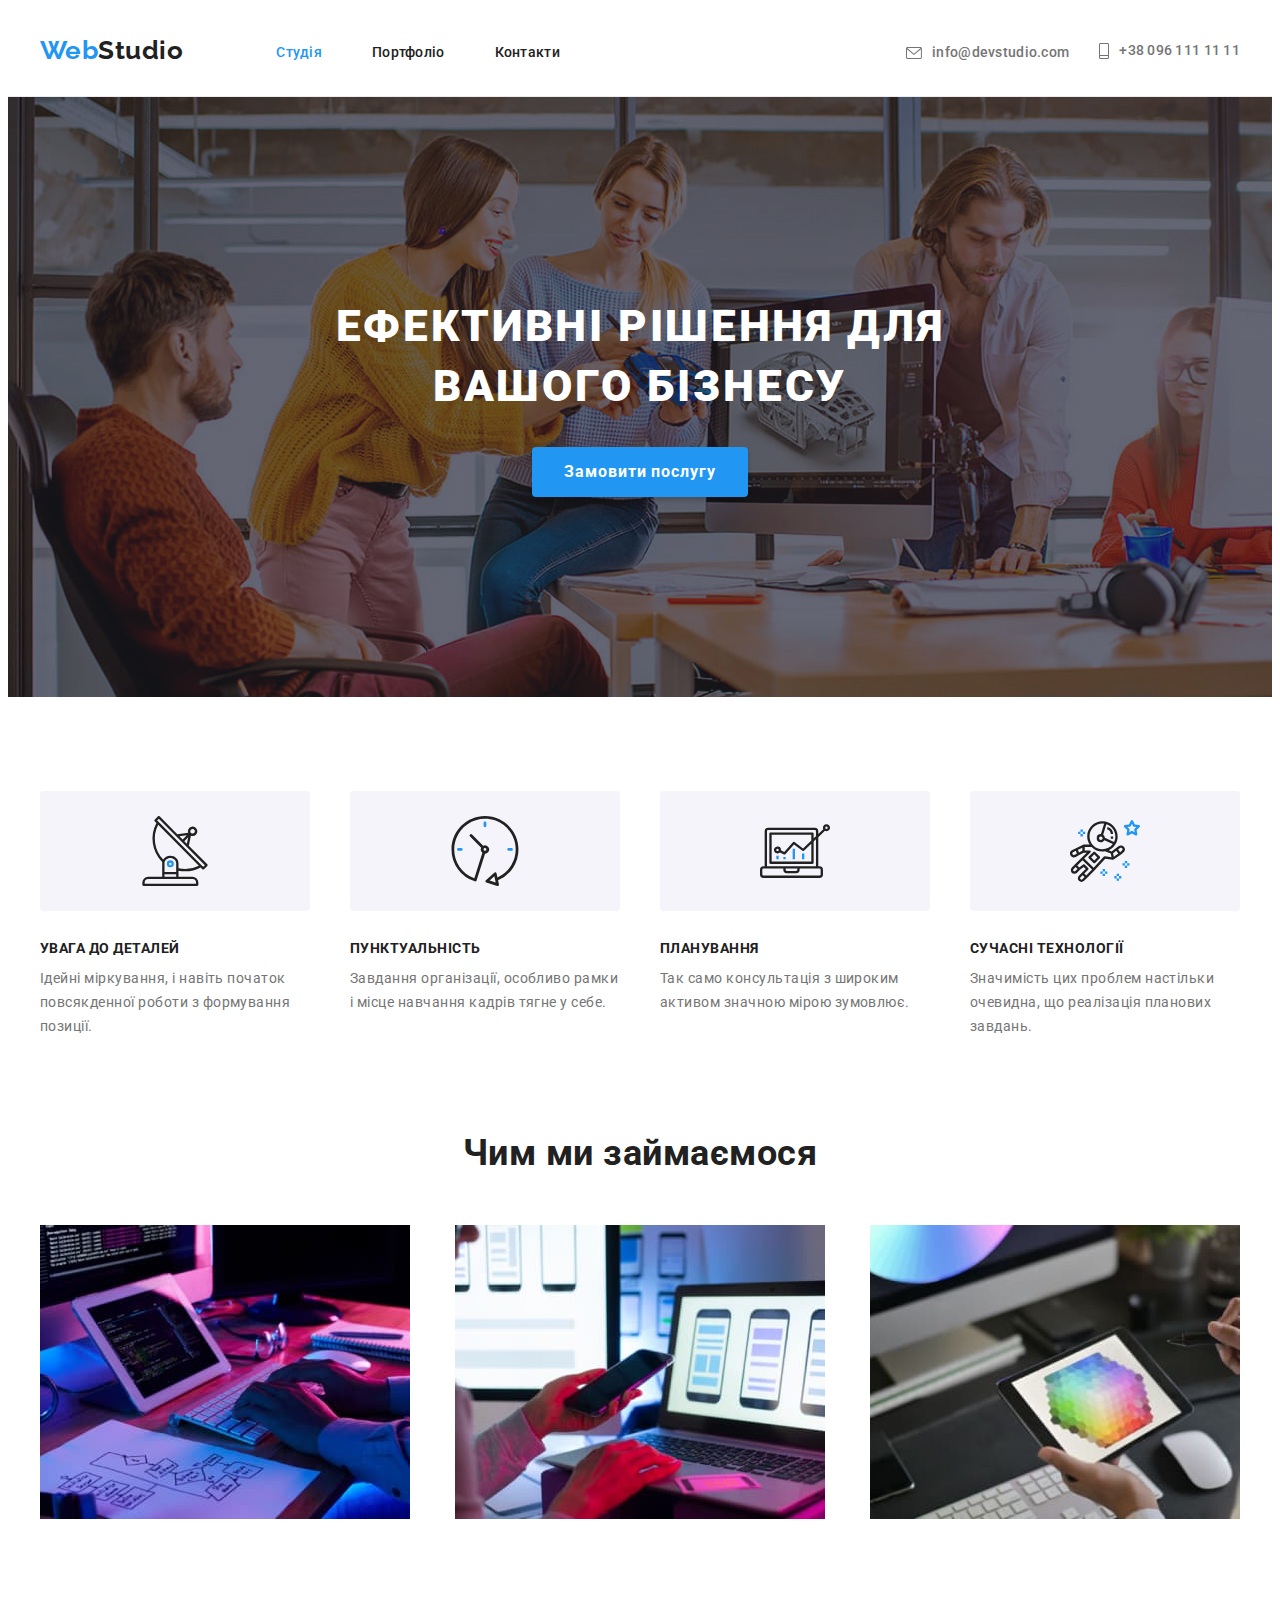
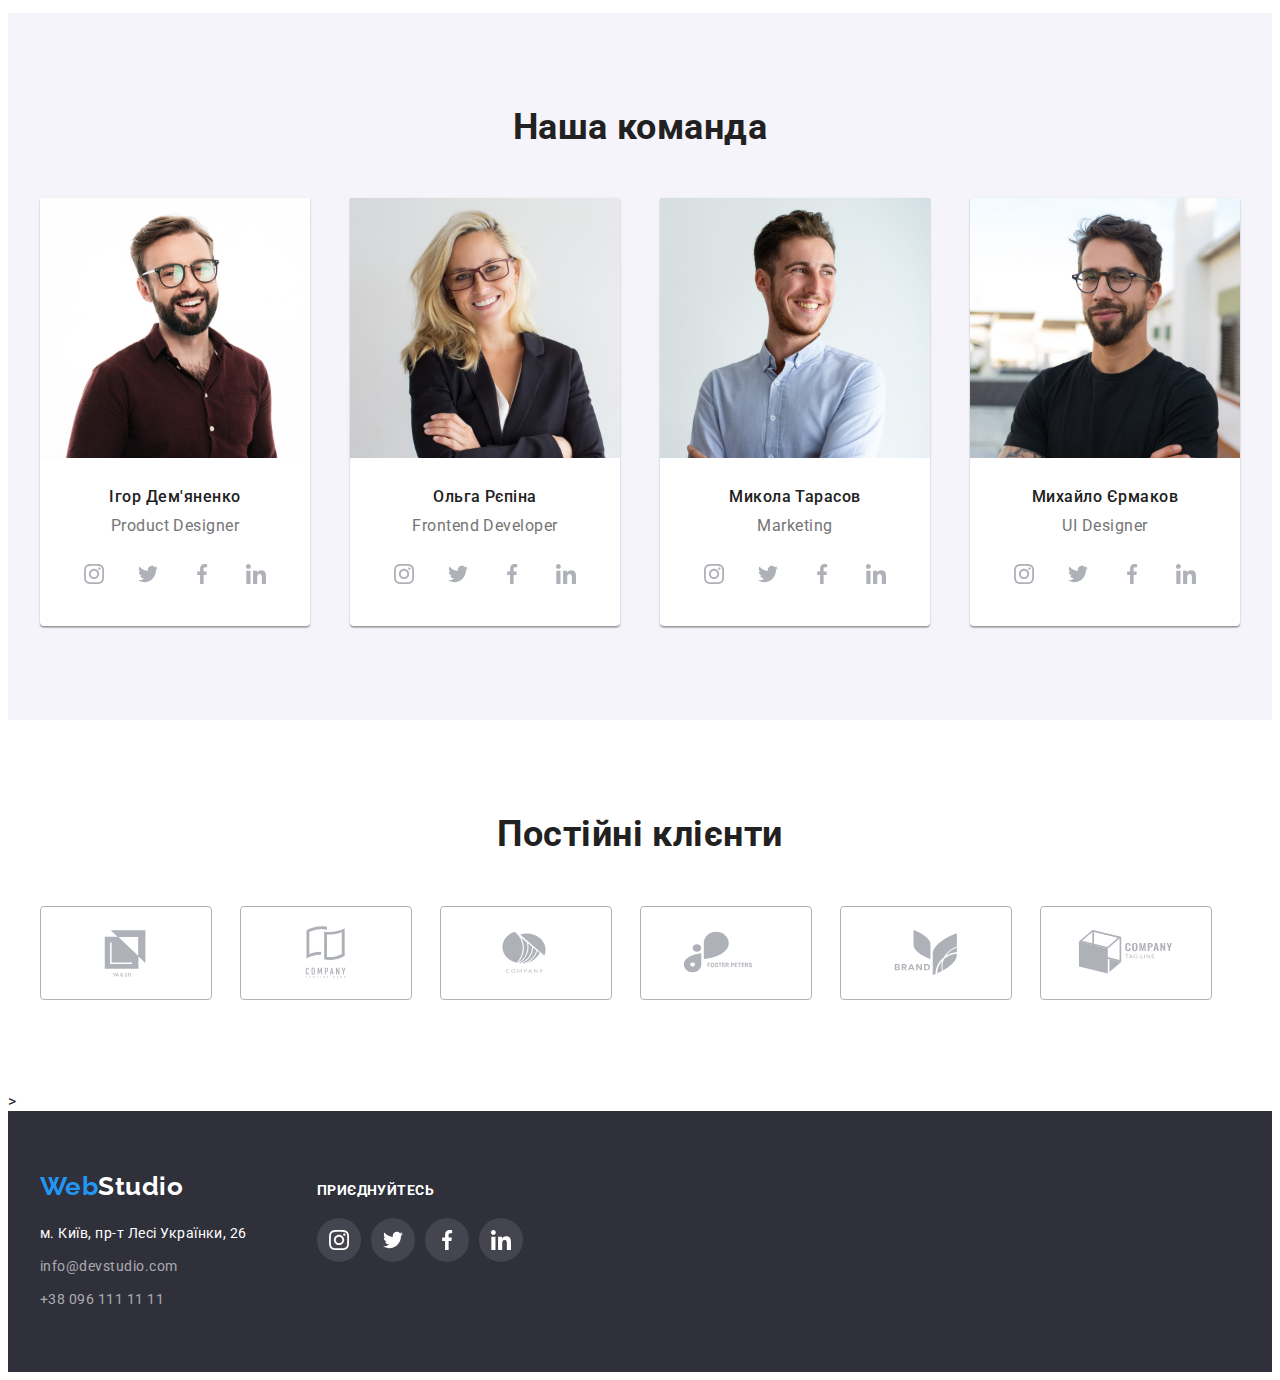
<file: index.html>
<!DOCTYPE html>
<html lang="uk">
  <head>
    <meta charset="UTF-8" />
    <meta http-equiv="X-UA-Compatible" content="IE=edge" />
    <meta name="viewport" content="width=device-width, initial-scale=1.0" />
    <link
      rel="stylesheet"
      href="https://cdnjs.cloudflare.com/ajax/libs/modern-normalize/1.1.0/modern-normalize.min.css"
      integrity="sha512-wpPYUAdjBVSE4KJnH1VR1HeZfpl1ub8YT/NKx4PuQ5NmX2tKuGu6U/JRp5y+Y8XG2tV+wKQpNHVUX03MfMFn9Q=="
      crossorigin="anonymous"
      referrerpolicy="no-referrer"
    />
    <link
      href="https://fonts.googleapis.com/css2?family=Raleway:wght@700&family=Roboto:wght@400;500;700;900&display=swap"
      rel="stylesheet"
    />
    <link rel="stylesheet" href="./css/styles.css" />
    <title>goit-murkup-hw-03</title>
  </head>
  <body>
    <header class="header">
      <div class="container header-container">
        <div class="header-wrapper">
          <a class="header-logo link" href="index.html" rel="html">
            <span class="header-logo-left">Web</span
            ><span class="header-logo-right">Studio</span>
          </a>

          <nav class="header-menu">
            <ul class="header-items">
              <li class="header-item">
                <a class="item header-link active" href="index.html" rel="html"
                  >Студія</a
                >
              </li>
              <li>
                <a class="item header-link" href="portfolio.html" rel="html"
                  >Портфоліо</a
                >
              </li>
              <li class="header-item">
                <a class="item header-link" href="">Контакти</a>
              </li>
            </ul>
          </nav>
        </div>

        <ul class="header-contacts">
          <li class="header-contact">
            <a
              class="item contact header-link"
              href="mailto:info@devstudio.com"
            >
              <svg class="contact-icon" width="16" height="12">
                <use href="./images/svg/icons.svg#icon-envelope"></use>
              </svg>
              <span class="contact-info">info@devstudio.com</span>
            </a>
          </li>
          <li class="header-contact">
            <a class="item contact header-link" href="tel:+380961111111">
              <svg class="contact-icon" width="10" height="16">
                <use href="./images/svg/icons.svg#icon-telephone"></use>
              </svg>
              <span class="contact-info">+38 096 111 11 11</span>
            </a>
          </li>
        </ul>
      </div>
    </header>

    <main>
      <section class="hero">
        <div class="overlay">
          <div class="container hero-container">
            <h1 class="hero-slogan">Ефективні рішення для вашого бізнесу</h1>
            <button class="button hero-button" type="button">
              Замовити послугу
            </button>
          </div>
        </div>
      </section>

      <section class="qualities section">
        <div class="container">
          <ul class="qualities-items">
            <li class="qualities-item icon-antenna">
              <h3 class="quality-name">УВАГА ДО ДЕТАЛЕЙ</h3>
              <p class="quality-description">
                Ідейні міркування, і навіть початок повсякденної роботи з
                формування позиції.
              </p>
            </li>
            <li class="qualities-item icon-clock">
              <h3 class="quality-name">ПУНКТУАЛЬНІСТЬ</h3>
              <p class="quality-description">
                Завдання організації, особливо рамки і місце навчання кадрів
                тягне у себе.
              </p>
            </li>
            <li class="qualities-item icon-diagram">
              <h3 class="quality-name">ПЛАНУВАННЯ</h3>
              <p class="quality-description">
                Так само консультація з широким активом значною мірою зумовлює.
              </p>
            </li>
            <li class="qualities-item icon-astronaut">
              <h3 class="quality-name">СУЧАСНІ ТЕХНОЛОГІЇ</h3>
              <p class="quality-description">
                Значимість цих проблем настільки очевидна, що реалізація
                планових завдань.
              </p>
            </li>
          </ul>
        </div>
      </section>

      <section class="what-we-do">
        <div class="container">
          <h2 class="subtitle">Чим ми займаємося</h2>

          <ul class="what-we-do-items">
            <li class="what-we-do-item">
              <img
                src="images/close-up-image-programer-working-his-desk-office_1098-18707.jpg"
                alt="Програміст працює за столом"
                width="370"
                height="294"
              />
            </li>
            <li class="what-we-do-item">
              <img
                src="images/web-ui-designers-are-developing-application-smartphones-team-creators-is-working-interface-mobile-phones_8119-2713.jpg"
                alt="Програміст розробляє інтерфейс на мобільний телефон"
                width="370"
                height="294"
              />
            </li>
            <li class="what-we-do-item">
              <img
                src="images/creative-artist-web-design-with-working-colour-selection-graphic-tablet_35674-1119.jpg"
                alt="Дизайнер вибирає колір на планшеті"
                width="370"
                height="294"
              />
            </li>
          </ul>
        </div>
      </section>

      <section class="staff section">
        <div class="container staff-container">
          <h2 class="subtitle">Наша команда</h2>

          <ul class="staff-cards">
            <li class="staff-card">
              <img
                class="staff-photo"
                src="images/staff/ihor-demyanenko.jpg"
                alt="Продукт дизайнер"
                width="270"
                height="260"
              />
              <h4 class="staff-name">Ігор Дем'яненко</h4>
              <p class="staff-position">Product Designer</p>
              <ul class="network-list">
                <li class="network-item">
                  <a
                    class="network-link"
                    href=""
                    target="_blank"
                    rel="noopener noreferrer"
                    aria-label="instagram"
                  >
                    <svg class="network-icon" width="20" height="20">
                      <use href="./images/svg/icons.svg#icon-instagram"></use>
                    </svg>
                  </a>
                </li>
                <li class="network-item">
                  <a
                    class="network-link"
                    href=""
                    target="_blank"
                    rel="noopener noreferrer"
                    aria-label="twitter"
                  >
                    <svg class="network-icon" width="20" height="20">
                      <use href="./images/svg/icons.svg#icon-twitter"></use>
                    </svg>
                  </a>
                </li>
                <li class="network-item">
                  <a
                    class="network-link"
                    href=""
                    target="_blank"
                    rel="noopener noreferrer"
                    aria-label="facebook"
                  >
                    <svg class="network-icon" width="20" height="20">
                      <use href="./images/svg/icons.svg#icon-facebook"></use>
                    </svg>
                  </a>
                </li>
                <li class="network-item">
                  <a
                    class="network-link"
                    href=""
                    target="_blank"
                    rel="noopener noreferrer"
                    aria-label="linkedin"
                  >
                    <svg class="network-icon" width="20" height="20">
                      <use href="./images/svg/icons.svg#icon-linkedin"></use>
                    </svg>
                  </a>
                </li>
              </ul>
            </li>
            <li class="staff-card">
              <img
                class="staff-photo"
                src="images/staff/olga-repina.jpg"
                alt="Фронтенд розробник"
                width="270"
                height="260"
              />
              <h4 class="staff-name">Ольга Рєпіна</h4>
              <p class="staff-position">Frontend Developer</p>
              <ul class="network-list">
                <li class="network-item">
                  <a
                    class="network-link"
                    href=""
                    target="_blank"
                    rel="noopener noreferrer"
                    aria-label="instagram"
                  >
                    <svg class="network-icon" width="20" height="20">
                      <use href="./images/svg/icons.svg#icon-instagram"></use>
                    </svg>
                  </a>
                </li>
                <li class="network-item">
                  <a
                    class="network-link"
                    href=""
                    target="_blank"
                    rel="noopener noreferrer"
                    aria-label="twitter"
                  >
                    <svg class="network-icon" width="20" height="20">
                      <use href="./images/svg/icons.svg#icon-twitter"></use>
                    </svg>
                  </a>
                </li>
                <li class="network-item">
                  <a
                    class="network-link"
                    href=""
                    target="_blank"
                    rel="noopener noreferrer"
                    aria-label="facebook"
                  >
                    <svg class="network-icon" width="20" height="20">
                      <use href="./images/svg/icons.svg#icon-facebook"></use>
                    </svg>
                  </a>
                </li>
                <li class="network-item">
                  <a
                    class="network-link"
                    href=""
                    target="_blank"
                    rel="noopener noreferrer"
                    aria-label="linkedin"
                  >
                    <svg class="network-icon" width="20" height="20">
                      <use href="./images/svg/icons.svg#icon-linkedin"></use>
                    </svg>
                  </a>
                </li>
              </ul>
            </li>
            <li class="staff-card">
              <img
                class="staff-photo"
                src="images/staff/mykola-tarasov.jpg"
                alt="Маркетолог"
                width="270"
                height="260"
              />
              <h4 class="staff-name">Микола Тарасов</h4>
              <p class="staff-position">Marketing</p>
              <ul class="network-list">
                <li class="network-item">
                  <a
                    class="network-link"
                    href=""
                    target="_blank"
                    rel="noopener noreferrer"
                    aria-label="instagram"
                  >
                    <svg class="network-icon" width="20" height="20">
                      <use href="./images/svg/icons.svg#icon-instagram"></use>
                    </svg>
                  </a>
                </li>
                <li class="network-item">
                  <a
                    class="network-link"
                    href=""
                    target="_blank"
                    rel="noopener noreferrer"
                    aria-label="twitter"
                  >
                    <svg class="network-icon" width="20" height="20">
                      <use href="./images/svg/icons.svg#icon-twitter"></use>
                    </svg>
                  </a>
                </li>
                <li class="network-item">
                  <a
                    class="network-link"
                    href=""
                    target="_blank"
                    rel="noopener noreferrer"
                    aria-label="facebook"
                  >
                    <svg class="network-icon" width="20" height="20">
                      <use href="./images/svg/icons.svg#icon-facebook"></use>
                    </svg>
                  </a>
                </li>
                <li class="network-item">
                  <a
                    class="network-link"
                    href=""
                    target="_blank"
                    rel="noopener noreferrer"
                    aria-label="linkedin"
                  >
                    <svg class="network-icon" width="20" height="20">
                      <use href="./images/svg/icons.svg#icon-linkedin"></use>
                    </svg>
                  </a>
                </li>
              </ul>
            </li>
            <li class="staff-card">
              <img
                class="staff-photo"
                src="images/staff/mykhailo-yermakov.jpg"
                alt="Дизайнер інтерфейсу"
                width="270"
                height="260"
              />
              <h4 class="staff-name">Михайло Єрмаков</h4>
              <p class="staff-position">UI Designer</p>
              <ul class="network-list">
                <li class="network-item">
                  <a
                    class="network-link"
                    href=""
                    target="_blank"
                    rel="noopener noreferrer"
                    aria-label="instagram"
                  >
                    <svg class="network-icon" width="20" height="20">
                      <use href="./images/svg/icons.svg#icon-instagram"></use>
                    </svg>
                  </a>
                </li>
                <li class="network-item">
                  <a
                    class="network-link"
                    href=""
                    target="_blank"
                    rel="noopener noreferrer"
                    aria-label="twitter"
                  >
                    <svg class="network-icon" width="20" height="20">
                      <use href="./images/svg/icons.svg#icon-twitter"></use>
                    </svg>
                  </a>
                </li>
                <li class="network-item">
                  <a
                    class="network-link"
                    href=""
                    target="_blank"
                    rel="noopener noreferrer"
                    aria-label="facebook"
                  >
                    <svg class="network-icon" width="20" height="20">
                      <use href="./images/svg/icons.svg#icon-facebook"></use>
                    </svg>
                  </a>
                </li>
                <li class="network-item">
                  <a
                    class="network-link"
                    href=""
                    target="_blank"
                    rel="noopener noreferrer"
                    aria-label="linkedin"
                  >
                    <svg class="network-icon" width="20" height="20">
                      <use href="./images/svg/icons.svg#icon-linkedin"></use>
                    </svg>
                  </a>
                </li>
              </ul>
            </li>
          </ul>
        </div>
      </section>

      <section class="customer section">
        <div class="container">
          <h2 class="subtitle">Постійні клієнти</h2>

          <ul class="customer-list">
            <li class="customer-item" href="/">
              <a class="customer-link" href="/">
                <svg class="customer-icon" width="106" height="60">
                  <use href="./images/svg/icons.svg#icon-yaco"></use>
                </svg>
              </a>
            </li>
            <li class="customer-item">
              <a class="customer-link" href="/">
                <svg class="customer-icon" width="106" height="60">
                  <use
                    href="./images/svg/icons.svg#icon-tag-line-here-company"
                  ></use>
                </svg>
              </a>
            </li>
            <li class="customer-item">
              <a class="customer-link" href="/">
                <svg class="customer-icon" width="106" height="60">
                  <use href="./images/svg/icons.svg#icon-company"></use>
                </svg>
              </a>
            </li>
            <li class="customer-item">
              <a class="customer-link" href="/">
                <svg class="customer-icon" width="106" height="60">
                  <use href="./images/svg/icons.svg#icon-foster-peters"></use>
                </svg>
              </a>
            </li>
            <li class="customer-item">
              <a class="customer-link" href="/">
                <svg class="customer-icon" width="106" height="60">
                  <use href="./images/svg/icons.svg#icon-brand"></use>
                </svg>
              </a>
            </li>
            <li class="customer-item">
              <a class="customer-link" href="/">
                <svg class="customer-icon" width="106" height="60">
                  <use
                    href="./images/svg/icons.svg#icon-tag-line-company"
                  ></use>
                </svg>
              </a>
            </li>
          </ul>
        </div>
      </section>
      >
    </main>

    <footer class="footer">
      <div class="container footer-container">
        <div class="footer-links">
          <a class="footer-logo" href="index.html" rel="html"
            ><span class="footer-logo-left">Web</span
            ><span class="footer-logo-right">Studio</span></a
          >

          <address class="footer-address">
            <div class="footer-contacts">
              <p class="footer-address-str">м. Київ, пр-т Лесі Українки, 26</p>

              <a class="footer-address-link" href="mailto:info@devstudio.com"
                >info@devstudio.com</a
              >
              <a class="footer-address-link" href="tel:+380961111111"
                >+38 096 111 11 11</a
              >
            </div>
          </address>
        </div>
        <div class="footer-networks">
          <h4 class="footer-subtitle">приєднуйтесь</h4>
          <ul class="network-list">
            <li class="network-item">
              <a
                class="network-link footer-network-link"
                href=""
                target="_blank"
                rel="noopener noreferrer"
                aria-label="instagram"
              >
                <svg class="network-icon" width="20" height="20">
                  <use href="./images/svg/icons.svg#icon-instagram"></use>
                </svg>
              </a>
            </li>
            <li class="network-item">
              <a
                class="network-link footer-network-link"
                href=""
                target="_blank"
                rel="noopener noreferrer"
                aria-label="twitter"
              >
                <svg class="network-icon" width="20" height="20">
                  <use href="./images/svg/icons.svg#icon-twitter"></use>
                </svg>
              </a>
            </li>
            <li class="network-item">
              <a
                class="network-link footer-network-link"
                href=""
                target="_blank"
                rel="noopener noreferrer"
                aria-label="facebook"
              >
                <svg class="network-icon" width="20" height="20">
                  <use href="./images/svg/icons.svg#icon-facebook"></use>
                </svg>
              </a>
            </li>
            <li class="network-item">
              <a
                class="network-link footer-network-link"
                href=""
                target="_blank"
                rel="noopener noreferrer"
                aria-label="linkedin"
              >
                <svg class="network-icon" width="20" height="20">
                  <use href="./images/svg/icons.svg#icon-linkedin"></use>
                </svg>
              </a>
            </li>
          </ul>
        </div>
      </div>
    </footer>
  </body>
</html>
</file>
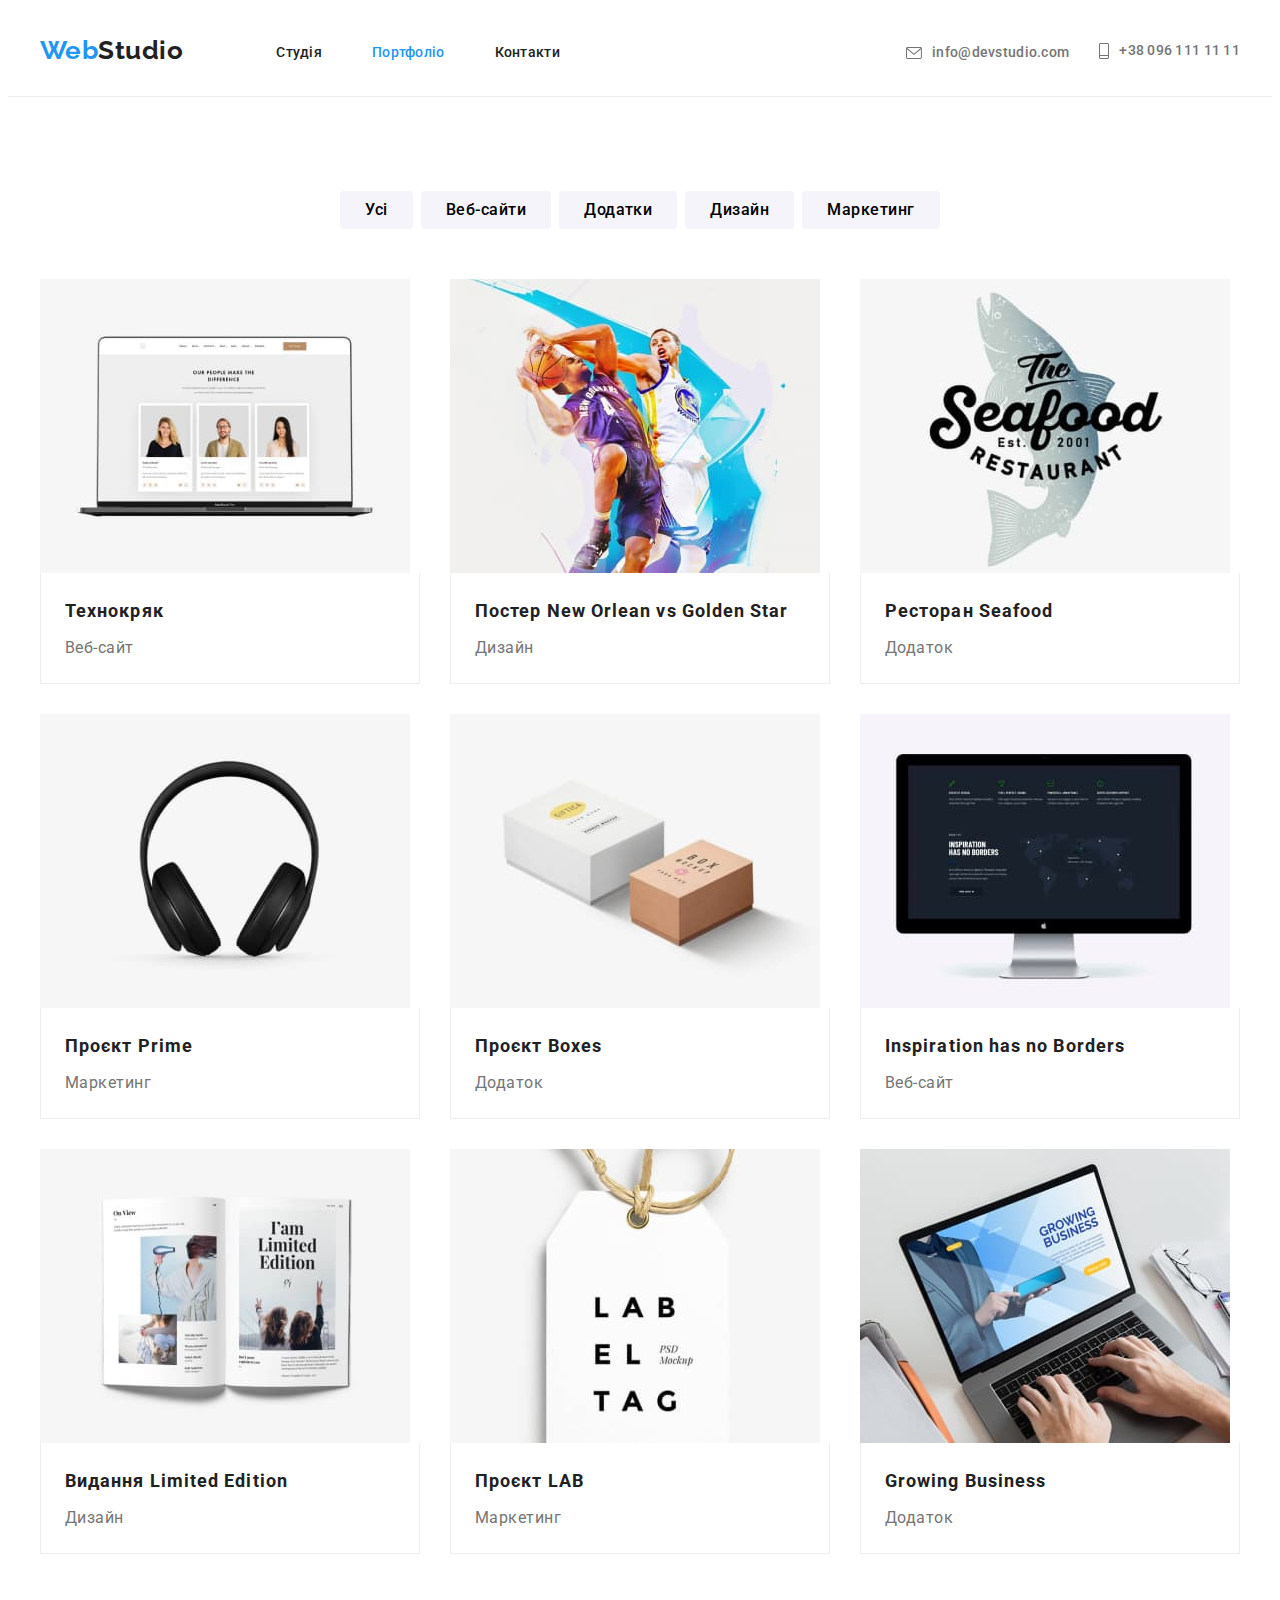
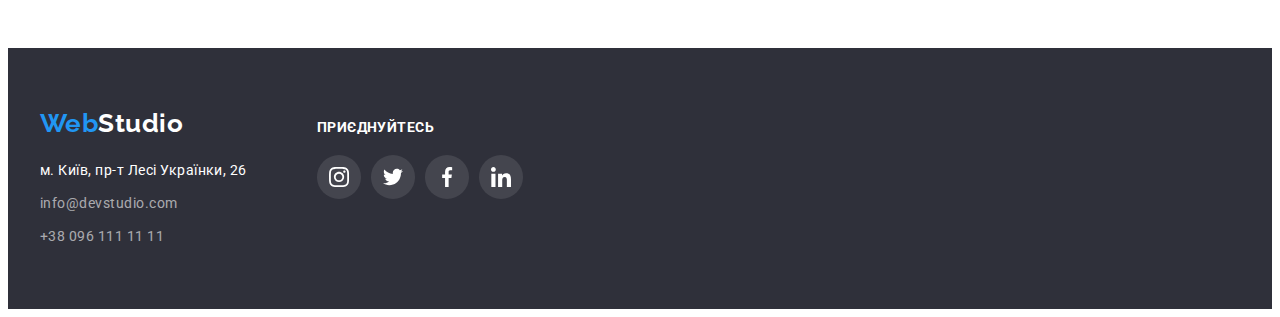
<file: portfolio.html>
<!DOCTYPE html>
<html lang="uk">
  <head>
    <meta charset="UTF-8" />
    <meta http-equiv="X-UA-Compatible" content="IE=edge" />
    <meta name="viewport" content="width=device-width, initial-scale=1.0" />
    <link
      rel="stylesheet"
      href="https://cdnjs.cloudflare.com/ajax/libs/modern-normalize/1.1.0/modern-normalize.min.css"
      integrity="sha512-wpPYUAdjBVSE4KJnH1VR1HeZfpl1ub8YT/NKx4PuQ5NmX2tKuGu6U/JRp5y+Y8XG2tV+wKQpNHVUX03MfMFn9Q=="
      crossorigin="anonymous"
      referrerpolicy="no-referrer"
    />
    <link
      href="https://fonts.googleapis.com/css2?family=Raleway:wght@700&family=Roboto:wght@400;500;700;900&display=swap"
      rel="stylesheet"
    />
    <link rel="stylesheet" href="./css/styles.css" />
    <title>goit-murkup-hw-03</title>
  </head>
  <body>
    <header class="header">
      <div class="container header-container">
        <div class="header-wrapper">
          <a class="header-logo link" href="index.html" rel="html">
            <span class="header-logo-left">Web</span
            ><span class="header-logo-right">Studio</span>
          </a>

          <nav class="header-menu">
            <ul class="header-items">
              <li class="header-item">
                <a class="item header-link" href="index.html" rel="html"
                  >Студія</a
                >
              </li>
              <li>
                <a
                  class="item header-link active"
                  href="portfolio.html"
                  rel="html"
                  >Портфоліо</a
                >
              </li>
              <li class="header-item">
                <a class="item header-link" href="">Контакти</a>
              </li>
            </ul>
          </nav>
        </div>

        <ul class="header-contacts">
          <li class="header-contact">
            <a
              class="item contact header-link"
              href="mailto:info@devstudio.com"
            >
              <svg class="contact-icon" width="16" height="12">
                <use href="./images/svg/icons.svg#icon-envelope"></use>
              </svg>
              <span class="contact-info">info@devstudio.com</span>
            </a>
          </li>
          <li class="header-contact">
            <a class="item contact header-link" href="tel:+380961111111">
              <svg class="contact-icon" width="10" height="16">
                <use href="./images/svg/icons.svg#icon-telephone"></use>
              </svg>
              <span class="contact-info">+38 096 111 11 11</span>
            </a>
          </li>
        </ul>
      </div>
    </header>

    <main>
      <section class="filter section">
        <div class="container">
          <ul class="filter-items">
            <li class="filter-item">
              <button class="filter-button" type="button">Усі</button>
            </li>
            <li class="filter-item">
              <button class="filter-button" type="button">Веб-сайти</button>
            </li>
            <li class="filter-item">
              <button class="filter-button" type="button">Додатки</button>
            </li>
            <li class="filter-item">
              <button class="filter-button" type="button">Дизайн</button>
            </li>
            <li class="filter-item">
              <button class="filter-button" type="button">Маркетинг</button>
            </li>
          </ul>

          <ul class="portfolio-items">
            <li class="portfolio-item">
              <a class="portfolio-link" href="">
                <img
                  src="images/projects/технокряк.jpg"
                  alt="Макбук з відкритим веб-сайтом"
                  width="370"
                  height="294"
                />
                <div class="portfolio-info">
                  <h3 class="portfolio-title">Технокряк</h3>
                  <p class="portfolio-description">Веб-сайт</p>
                </div>
              </a>
            </li>
            <li class="portfolio-item">
              <a class="portfolio-link" href="">
                <img
                  src="images/projects/постер-new-orlean-vs-golden-star.jpg"
                  alt="Постер New Orlean vs Golden Star"
                  width="370"
                  height="294"
                />
                <div class="portfolio-info">
                  <h3 class="portfolio-title">
                    Постер New Orlean vs Golden Star
                  </h3>
                  <p class="portfolio-description">Дизайн</p>
                </div>
              </a>
            </li>
            <li class="portfolio-item">
              <a class="portfolio-link" href="">
                <img
                  src="images/projects/ресторан-seafood.jpg"
                  alt="Логотип ресторану seafood"
                  width="370"
                  height="294"
                />
                <div class="portfolio-info">
                  <h3 class="portfolio-title">Ресторан Seafood</h3>
                  <p class="portfolio-description">Додаток</p>
                </div>
              </a>
            </li>
            <li class="portfolio-item">
              <a class="portfolio-link" href="">
                <img
                  src="images/projects/проєкт-prime.jpg"
                  alt="Чорні накладні навушники"
                  width="370"
                  height="294"
                />
                <div class="portfolio-info">
                  <h3 class="portfolio-title">Проєкт Prime</h3>
                  <p class="portfolio-description">Маркетинг</p>
                </div>
              </a>
            </li>
            <li class="portfolio-item">
              <a class="portfolio-link" href="">
                <img
                  src="images/projects/проєкт-boxes.jpg"
                  alt="Біла велика та коричнева маленька коробка"
                  width="370"
                  height="294"
                />
                <div class="portfolio-info">
                  <h3 class="portfolio-title">Проєкт Boxes</h3>
                  <p class="portfolio-description">Додаток</p>
                </div>
              </a>
            </li>
            <li class="portfolio-item">
              <a class="portfolio-link" href="">
                <img
                  src="images/projects/inspiration-has no-borders.jpg"
                  alt="Аймак"
                  width="370"
                  height="294"
                />
                <div class="portfolio-info">
                  <h3 class="portfolio-title">Inspiration has no Borders</h3>
                  <p class="portfolio-description">Веб-сайт</p>
                </div>
              </a>
            </li>
            <li class="portfolio-item">
              <a class="portfolio-link" href="">
                <img
                  src="images/projects/видання-limited-edition.jpg"
                  alt="Відкрита книга"
                  width="370"
                  height="294"
                />
                <div class="portfolio-info">
                  <h3 class="portfolio-title">Видання Limited Edition</h3>
                  <p class="portfolio-description">Дизайн</p>
                </div>
              </a>
            </li>
            <li class="portfolio-item">
              <a class="portfolio-link" href="">
                <img
                  src="images/projects/проєкт-lab.jpg"
                  alt="Біла бірка"
                  width="370"
                  height="294"
                />
                <div class="portfolio-info">
                  <h3 class="portfolio-title">Проєкт LAB</h3>
                  <p class="portfolio-description">Маркетинг</p>
                </div>
              </a>
            </li>
            <li class="portfolio-item">
              <a class="portfolio-link" href="">
                <img
                  src="images/projects/growing-business.jpg"
                  alt="Чоловік друкує на макбуці"
                  width="370"
                  height="294"
                />
                <div class="portfolio-info">
                  <h3 class="portfolio-title">Growing Business</h3>
                  <p class="portfolio-description">Додаток</p>
                </div>
              </a>
            </li>
          </ul>
        </div>
      </section>
    </main>

    <footer class="footer">
      <div class="container footer-container">
        <div class="footer-links">
          <a class="footer-logo" href="index.html" rel="html"
            ><span class="footer-logo-left">Web</span
            ><span class="footer-logo-right">Studio</span></a
          >

          <address class="footer-address">
            <div class="footer-contacts">
              <p class="footer-address-str">м. Київ, пр-т Лесі Українки, 26</p>

              <a class="footer-address-link" href="mailto:info@devstudio.com"
                >info@devstudio.com</a
              >
              <a class="footer-address-link" href="tel:+380961111111"
                >+38 096 111 11 11</a
              >
            </div>
          </address>
        </div>
        <div class="footer-networks">
          <h4 class="footer-subtitle">приєднуйтесь</h4>
          <ul class="network-list">
            <li class="network-item">
              <a
                class="network-link footer-network-link"
                href=""
                target="_blank"
                rel="noopener noreferrer"
                aria-label="instagram"
              >
                <svg class="network-icon" width="20" height="20">
                  <use href="./images/svg/icons.svg#icon-instagram"></use>
                </svg>
              </a>
            </li>
            <li class="network-item">
              <a
                class="network-link footer-network-link"
                href=""
                target="_blank"
                rel="noopener noreferrer"
                aria-label="twitter"
              >
                <svg class="network-icon" width="20" height="20">
                  <use href="./images/svg/icons.svg#icon-twitter"></use>
                </svg>
              </a>
            </li>
            <li class="network-item">
              <a
                class="network-link footer-network-link"
                href=""
                target="_blank"
                rel="noopener noreferrer"
                aria-label="facebook"
              >
                <svg class="network-icon" width="20" height="20">
                  <use href="./images/svg/icons.svg#icon-facebook"></use>
                </svg>
              </a>
            </li>
            <li class="network-item">
              <a
                class="network-link footer-network-link"
                href=""
                target="_blank"
                rel="noopener noreferrer"
                aria-label="linkedin"
              >
                <svg class="network-icon" width="20" height="20">
                  <use href="./images/svg/icons.svg#icon-linkedin"></use>
                </svg>
              </a>
            </li>
          </ul>
        </div>
      </div>
    </footer>
  </body>
</html>
</file>
<file: css/styles.css>
:root {
  --main-text-color: #212121;
  --secondary-text-color: #757575;
  --interactive-color: #2196f3;
  --bg-color: #2f303a;
  --text-color-on-dark-bg: #ffffff;
  --addr-color: rgba(255, 255, 255, 0.6);
  --portfolio-bg-color: #f5f4fa;
  --svg-default-color: #afb1b8;

  --transitions: cubic-bezier(0.4, 0, 0.2, 1);
}

body {
  font-family: "Roboto", sans-serif;
  letter-spacing: 0.03em;
  color: var(--main-text-color);
}

p {
  margin: 0;
}

ul,
ol {
  list-style: none;
  padding: 0;
  margin: 0;
}

img {
  display: block;
  max-width: 100%;
  height: auto;
}

button {
  font-family: inherit;
  border-radius: 4px;
  font-size: 16px;
  cursor: pointer;
  border: none;
}

h1,
h2,
h3,
h4,
h5,
h6 {
  margin: 0;
}

a {
  text-decoration: none;
}

header {
  border-bottom: 1px solid #ececec;
}

.container {
  width: 1200px;
  padding-left: 15px;
  padding-right: 15px;
  margin: 0 auto;
}

.section {
  padding-top: 94px;
  padding-bottom: 94px;
}

.header-container {
  display: flex;
  justify-content: space-between;
  align-items: baseline;
  padding-top: 25px;
  padding-bottom: 25px;
}

.header-wrapper {
  display: flex;
  gap: 93px;
}

.header-items {
  display: flex;
  gap: 50px;
  align-items: baseline;
}

.header-contacts {
  display: flex;
  gap: 30px;
  align-items: baseline;
}

.header-logo {
  font-family: "Raleway", sans-serif;
  font-weight: 700;
  font-size: 26px;
  line-height: 1.2;
}

.header-logo-left {
  color: var(--interactive-color);
}

.header-logo-right {
  color: var(--main-text-color);
}

.header-link {
  display: flex;
  align-items: center;
  justify-content: space-between;
  gap: 10px;

  padding-top: 10px;
  padding-bottom: 10px;

  color: var(--main-text-color);
}

.header-link.active {
  color: var(--interactive-color);
}

.header-link.contact {
  color: var(--secondary-text-color);
}

.contact-icon {
  fill: currentColor;
}

.header-link:hover,
.header-link:focus {
  color: var(--interactive-color);
}

.menu {
  display: flex;
}

.item {
  font-weight: 500;
  font-size: 14px;
  line-height: 1.14;
  letter-spacing: 0.02em;
}

.hero {
  background-color: var(--bg-color);
}

.overlay {
  height: 600px;
  max-width: 1600px;

  margin-left: auto;
  margin-right: auto;

  background-image: linear-gradient(
      rgba(47, 48, 58, 0.4),
      rgba(47, 48, 58, 0.4)
    ),
    url("../images/hero-bg.jpg");
  background-repeat: no-repeat;
  background-size: cover;
}

.hero-container {
  padding-top: 200px;
  padding-bottom: 200px;
}

.hero-slogan {
  max-width: 700px;
  margin: 0 auto;

  font-weight: 900;
  font-size: 44px;
  line-height: 1.36;
  text-align: center;
  letter-spacing: 0.06em;
  text-transform: uppercase;

  color: var(--text-color-on-dark-bg);
}

.hero-button {
  display: block;
  margin: 30px auto;
  min-width: 216px;
  min-height: 50px;

  background: var(--interactive-color);
  box-shadow: 0px 4px 4px rgba(0, 0, 0, 0.15);
  font-weight: 700;
  line-height: 1.88;

  text-align: center;
  letter-spacing: 0.06em;

  color: var(--text-color-on-dark-bg);
}

.qualities-items {
  display: flex;

  justify-content: space-between;
}

.qualities-item {
  width: 270px;
}

.qualities-item::before {
  content: "";
  display: block;
  margin-bottom: 30px;
  height: 120px;

  background: var(--portfolio-bg-color);
  background-repeat: no-repeat;
  background-position: center;

  border-radius: 4px;
}

.icon-antenna::before {
  background-image: url("../images/svg/antenna.svg");
}

.icon-clock::before {
  background-image: url("../images/svg/clock.svg");
}

.icon-diagram::before {
  background-image: url("../images/svg/diagram.svg");
}

.icon-astronaut::before {
  background-image: url("../images/svg/astronaut.svg");
}

.quality-name {
  font-weight: 700;
  font-size: 14px;
  line-height: 1.14;
  text-transform: uppercase;
}

.quality-description {
  margin-top: 10px;

  font-size: 14px;
  line-height: 1.71;

  color: var(--secondary-text-color);
}

.subtitle {
  font-weight: 700;
  font-size: 36px;
  line-height: 1.16;
  text-align: center;
}

.what-we-do {
  padding-bottom: 94px;
}

.what-we-do-items {
  display: flex;
  justify-content: space-between;
  margin: 50px 0 0 0;
}

.what-we-do-item:not(:last-child) {
  margin-right: 30px;
}

.staff {
  background: var(--portfolio-bg-color);
}

.staff-cards {
  display: flex;
  justify-content: space-between;
  margin-top: 50px;
}

.staff-card {
  padding-bottom: 30px;

  background-color: #ffffff;
  border-radius: 0px 0px 4px 4px;
  box-shadow: 0px 1px 3px rgba(0, 0, 0, 0.12), 0px 1px 1px rgba(0, 0, 0, 0.14),
    0px 2px 1px rgba(0, 0, 0, 0.2);
}

.staff-photo {
  background: var(--secondary-text-color);
}

.staff-name {
  margin-top: 30px;

  font-weight: 500;
  line-height: 1.18;
  text-align: center;
}

.staff-position {
  margin-top: 10px;

  line-height: 1.18;
  text-align: center;

  color: var(--secondary-text-color);
}

.network-list {
  display: flex;
  justify-content: center;
  gap: 10px;
  margin-top: 16px;
}

.network-link {
  display: flex;
  justify-content: center;
  align-items: center;

  width: 44px;
  height: 44px;

  color: var(--svg-default-color);

  border-radius: 50%;
}

.network-icon {
  fill: currentColor;
}

.network-link:hover,
.network-link:focus {
  color: var(--text-color-on-dark-bg);
  background-color: var(--interactive-color);
}

.customer-list {
  display: flex;
  margin-top: 50px;
  gap: 30px;
  /* flex-wrap: wrap; */
}

.customer-item {
  width: 170px;
  height: 92px;
}

.customer-link {
  /* display: block; */
  width: 100%;
  height: 100%;

  display: flex;
  justify-content: center;
  align-items: center;

  color: var(--svg-default-color);

  border: 1px solid var(--svg-default-color);
  border-radius: 4px;
}

.customer-link:hover,
.customer-link:focus {
  color: var(--interactive-color);

  border: 1px solid var(--interactive-color);
}

.customer-icon {
  fill: currentColor;
}

.filter-items {
  display: flex;
  justify-content: center;
}

.filter-button {
  padding: 6px 25px;

  font-weight: 500;
  line-height: 1.62;
  text-align: center;
  letter-spacing: 0.03em;

  background: var(--portfolio-bg-color);
}

.filter-item:not(:first-child) {
  margin-left: 8px;
}

.filter-button:hover {
  background-color: var(--interactive-color);
  color: var(--text-color-on-dark-bg);
  box-shadow: 0px 3px 1px rgba(0, 0, 0, 0.1), 0px 1px 2px rgba(0, 0, 0, 0.08),
    0px 2px 2px rgba(0, 0, 0, 0.12);
}

.portfolio-items {
  display: flex;
  flex-wrap: wrap;
  gap: 30px;
  margin-top: 50px;
}

.portfolio-item {
  flex-basis: calc((100% - 2 * 30px) / 3);
  color: var(--text-color-on-dark-bg);
}

.portfolio-link {
  display: block;
}

.portfolio-link:hover,
.portfolio-link:focus {
  box-shadow: 0px 1px 1px rgba(0, 0, 0, 0.12), 0px 4px 4px rgba(0, 0, 0, 0.06),
    1px 4px 6px rgba(0, 0, 0, 0.16);
}

.portfolio-info {
  padding: 20px 24px;
  border: 1px solid #eeeeee;
  border-top: 0;
}

.portfolio-title {
  font-weight: 700;
  font-size: 18px;
  line-height: 2;
  letter-spacing: 0.06em;

  color: var(--main-text-color);
}

.portfolio-description {
  margin-top: 4px;

  line-height: 1.88;

  color: var(--secondary-text-color);
}

.footer {
  padding-top: 60px;
  padding-bottom: 60px;

  background-color: var(--bg-color);
}

.footer-container {
  display: flex;
  align-items: baseline;
}

.footer-logo {
  font-family: "Raleway", sans-serif;
  font-weight: 700;
  font-size: 26px;
  line-height: 1.19;
}

.footer-logo-left {
  color: var(--interactive-color);
}

.footer-logo-right {
  color: var(--text-color-on-dark-bg);
}

.footer-contacts {
  display: flex;
  flex-direction: column;
  gap: 9px;
}

.footer-address {
  margin-top: 20px;
  display: flex;

  font-style: normal;
  font-size: 14px;
  line-height: 1.71;
}

.footer-address-str {
  color: var(--text-color-on-dark-bg);
}

.footer-address-link {
  color: var(--addr-color);
}

.footer-address-link:hover {
  color: var(--interactive-color);
}

.footer-networks {
  width: 206px;
  height: 80px;

  margin-left: 70px;

  display: flex;
  flex-direction: column;
  justify-content: space-between;
}

.footer-subtitle {
  font-weight: 700;
  font-size: 14px;
  line-height: calc(16px / 14px);
  letter-spacing: 0.03em;
  text-transform: uppercase;

  color: var(--text-color-on-dark-bg);
}

.footer-network-link {
  background-color: rgba(255, 255, 255, 0.1);
  color: var(--text-color-on-dark-bg);
}
</file>
